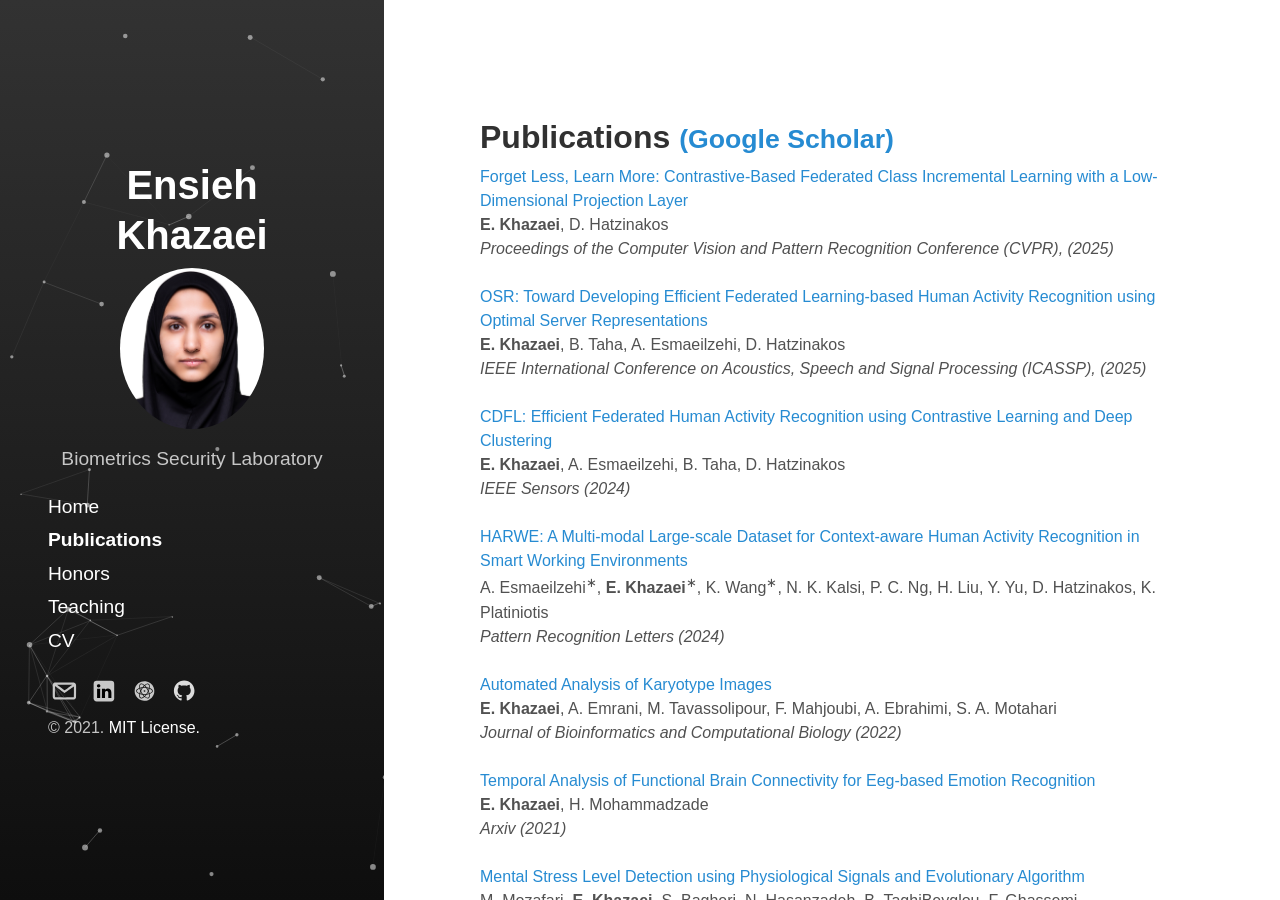
<file: publications.html>
<!DOCTYPE html>
<html lang="en-us">

<head>
  <meta http-equiv="Content-Type" content="text/html; charset=UTF-8">
  <link href="http://gmpg.org/xfn/11" rel="profile">
  <meta http-equiv="X-UA-Compatible" content="IE=edge">


  <!-- Enable responsiveness on mobile devices-->
  <meta name="viewport" content="width=device-width, initial-scale=1.0, maximum-scale=1">
  <meta name="keywords" content="Ensieh Khazaei">
  <meta name="author" content="Ensieh Khazaei">

  <!-- OG Meta Tags to improve the way the post looks when you share the page on LinkedIn, Facebook, Google+ -->

  <meta property="og:site_name" content="Ensieh Khazaei">  <!-- website name -->
  <meta property="og:title" content="Ensieh Khazaei | Biometrics Security Lab | University of Toronto"> <!-- title shown in the actual shared post -->
  <meta property="og:description" content="Ensieh Khazaei is a PhD candidate in Biometrics Security Laboratory, Department of Electrical and Computer Engineering, University of Toronto, Canada."> <!-- description shown in the actual shared post -->
  <meta property="og:site" content="https://ensiehkhazaei.github.io/"> <!-- website link -->
  <meta property="og:url" content="https://ensiehkhazaei.github.io/"> <!-- where do you want your post to link to -->
  <meta property="og:type" content="article">

  <meta name="twitter:description" content="Ensieh Khazaei is a PhD candidate in Biometrics Security Laboratory, Department of Electrical and Computer Engineering, University of Toronto, Canada.">

  <title>

    Ensieh Khazaei | Publications

  </title>

  <script async="" src="./data/js"></script>

  <!-- CSS -->
  <link rel="stylesheet" href="./data/main.css">


  <link rel="stylesheet" href="./data/css">

</head>


<body class="index home" data-gr-c-s-loaded="true">


  <div id="sidebar">
    <header>
      <h3 class="site-title">
        <a href="index.html">
          Ensieh Khazaei
        </a>
      </h3>
      <p class="lead"><img
          style="display: block;margin-left: auto;margin-right: auto;border-radius: 50%;height: 50%;width: 50%;"
          src="./data/Ensieh_Khazaei.jpg" alt="Ensieh Khazaei"></p>
      <div style="text-align: center; font-size:1.2em">Biometrics Security Laboratory</div>
      <p></p>
    </header>
    <nav id="sidebar-nav-links">
      <a class="page-link " href="index.html">Home</a>
      <a class="home-link  active" href="publications.html">Publications</a>
      <a class="page-link " href="honors.html">Honors</a>
      <!-- <a class="page-link " href="talks.html">Talks</a> -->
      <a class="page-link " href="teaching.html">Teaching</a>
      <a class="page-link " href="cv.html">CV</a>
      <!-- <a class="page-link " href="cv.html">Resume</a> -->
    </nav>

    <nav id="sidebar-icon-links">

      <a id="email-link" class="icon" title="Contact Email" arida-label="Contact Email"
        href="mailto:ensieh.khazaei@mail.utoronto.ca">
        <!--?xml version="1.0" encoding="UTF-8" standalone="no"?-->
        <svg xmlns:dc="http://purl.org/dc/elements/1.1/" xmlns:cc="http://creativecommons.org/ns#"
          xmlns:rdf="http://www.w3.org/1999/02/22-rdf-syntax-ns#" xmlns:svg="http://www.w3.org/2000/svg"
          xmlns="http://www.w3.org/2000/svg" xmlns:sodipodi="http://sodipodi.sourceforge.net/DTD/sodipodi-0.dtd"
          xmlns:inkscape="http://www.inkscape.org/namespaces/inkscape" version="1.1" viewBox="0 0 24 28" height="24"
          width="28" id="svg6992" inkscape:version="0.92.2 (unknown)" sodipodi:docname="email.svg">
          <metadata id="metadata7000">
            <rdf:rdf>
              <cc:work rdf:about="">
                <dc:format>image/svg+xml</dc:format>
                <dc:type rdf:resource="http://purl.org/dc/dcmitype/StillImage"></dc:type>
                <dc:title></dc:title>
              </cc:work>
            </rdf:rdf>
          </metadata>
          <defs id="defs6998">
            <lineargradient id="linearGradient3003" y2="425.39999" gradientUnits="userSpaceOnUse" x2="-395.85001"
              gradientTransform="matrix(-0.06039804,0,0,0.0604041,-17.686145,-17.150636)" y1="274.70999"
              x1="-344.14999">
              <stop stop-color="#FFF" offset="0" id="stop7059"></stop>
              <stop stop-color="#FFF" stop-opacity="0" offset="1" id="stop7061"></stop>
            </lineargradient>
          </defs>
          <sodipodi:namedview pagecolor="#ffffff" bordercolor="#666666" borderopacity="1" objecttolerance="10"
            gridtolerance="10" guidetolerance="10" inkscape:pageopacity="0" inkscape:pageshadow="2"
            inkscape:window-width="1225" inkscape:window-height="511" id="namedview6996" showgrid="false"
            inkscape:zoom="3.7891032" inkscape:cx="-1.9092664" inkscape:cy="7.3635528" inkscape:window-x="67"
            inkscape:window-y="34" inkscape:window-maximized="0" inkscape:current-layer="svg6992"></sodipodi:namedview>
          <path
            d="m 58.066174,1.1586087 c 6.625,0 12,5.375 12,12.0000003 0,5.297 -3.437,9.797 -8.203,11.391 -0.609,0.109 -0.828,-0.266 -0.828,-0.578 0,-0.391 0.016,-1.687 0.016,-3.297 0,-1.125 -0.375,-1.844 -0.812,-2.219 2.672,-0.297 5.484,-1.313 5.484,-5.922 0,-1.313 -0.469,-2.375 -1.234,-3.2190003 0.125,-0.313 0.531,-1.531 -0.125,-3.187 -1,-0.313 -3.297,1.234 -3.297,1.234 -0.953,-0.266 -1.984,-0.406 -3,-0.406 -1.016,0 -2.047,0.141 -2.999999,0.406 0,0 -2.297,-1.547 -3.297,-1.234 -0.656,1.656 -0.25,2.875 -0.125,3.187 -0.766,0.8440003 -1.234,1.9060003 -1.234,3.2190003 0,4.594 2.797,5.625 5.468999,5.922 -0.343999,0.313 -0.655999,0.844 -0.765999,1.609 -0.688,0.313 -2.438,0.844 -3.484,-1 -0.656,-1.141 -1.844,-1.234 -1.844,-1.234 -1.172,-0.016 -0.078,0.734 -0.078,0.734 0.781,0.359 1.328,1.75 1.328,1.75 0.703,2.141 4.047,1.422 4.047,1.422 0,1 0.016,1.937 0.016,2.234 0,0.313 -0.219,0.688 -0.828,0.578 -4.766,-1.594 -8.203,-6.094 -8.203,-11.391 0,-6.6250003 5.375,-12.0000003 11.999999,-12.0000003 z M 50.613175,18.392609 c 0.031,-0.063 -0.016,-0.141 -0.109,-0.187 -0.094,-0.031 -0.172,-0.016 -0.203,0.031 -0.031,0.063 0.016,0.141 0.109,0.187 0.078,0.047 0.172,0.031 0.203,-0.031 z m 0.484,0.532 c 0.063,-0.047 0.047,-0.156 -0.031,-0.25 -0.078,-0.078 -0.187,-0.109 -0.25,-0.047 -0.063,0.047 -0.047,0.156 0.031,0.25 0.078,0.078 0.187,0.109 0.25,0.047 z m 0.469,0.703 c 0.078,-0.063 0.078,-0.187 0,-0.297 -0.063,-0.109 -0.187,-0.156 -0.266,-0.094 -0.078,0.047 -0.078,0.172 0,0.281 0.078,0.109 0.203,0.156 0.266,0.109 z m 0.656,0.656 c 0.063,-0.063 0.031,-0.203 -0.063,-0.297 -0.109,-0.109 -0.25,-0.125 -0.313,-0.047 -0.078,0.063 -0.047,0.203 0.063,0.297 0.109,0.109 0.25,0.125 0.313,0.047 z m 0.891,0.391 c 0.031,-0.094 -0.063,-0.203 -0.203,-0.25 -0.125,-0.031 -0.266,0.016 -0.297,0.109 -0.031,0.093 0.063,0.203 0.203,0.234 0.125,0.047 0.266,0 0.297,-0.094 z m 0.984,0.078 c 0,-0.109 -0.125,-0.187 -0.266,-0.172 -0.141,0 -0.25,0.078 -0.25,0.172 0,0.109 0.109,0.187 0.266,0.172 0.141,0 0.25,-0.078 0.25,-0.172 z m 0.906,-0.156 c -0.016,-0.094 -0.141,-0.156 -0.281,-0.141 -0.141,0.031 -0.234,0.125 -0.219,0.234 0.016,0.094 0.141,0.156 0.281,0.125 0.14,-0.031 0.234,-0.125 0.219,-0.219 z"
            id="path6994" inkscape:connector-curvature="0"></path>
          <rect rx="3.6238682" ry="3.6242309" height="23.998333" width="23.998333" y="-34.214378" x="-79.612106"
            id="rect7063" style="fill:#c8c8c8;fill-opacity:1" transform="scale(-1,1)"></rect>
          <g id="g7682" style="fill:#000000;fill-opacity:1" transform="translate(55.519638,-36.121908)">
            <path style="fill:#000000;fill-opacity:1" inkscape:connector-curvature="0" id="path7067"
              d="M 7.7726437,22.048789 V 11.142382 H 4.1479347 V 22.048789 Z M 5.9607697,9.6524201 c 1.263992,0 2.050777,-0.8375033 2.050777,-1.8840616 -0.02356,-1.0701834 -0.786737,-1.8844234 -2.026779,-1.8844234 -1.239874,0 -2.050657,0.8142517 -2.050657,1.8844234 0,1.0466283 0.786581,1.8840616 2.00302,1.8840616 h 0.02356 z">
            </path>
            <path style="fill:#000000;fill-opacity:1" inkscape:connector-curvature="0" id="path7069"
              d="m 9.7789037,22.048789 h 3.6247093 v -6.090665 c 0,-0.325967 0.02356,-0.651595 0.11927,-0.884602 0.262038,-0.651268 0.858444,-1.325799 1.85975,-1.325799 1.31163,0 1.836353,1.000148 1.836353,2.466309 v 5.834698 h 3.624468 v -6.253624 c 0,-3.350024 -1.788235,-4.908749 -4.173071,-4.908749 -1.955383,0 -2.813923,1.093097 -3.290891,1.837617 h 0.0242 V 11.142207 H 9.7789827 c 0.04756,1.023388 0,10.906407 0,10.906407 z">
            </path>
          </g>
          <g style="fill:#ffffff;fill-opacity:1;stroke:none" id="g4"
            transform="matrix(0.15555555,0,0,-0.15555555,-1028.9604,741.51179)">
            <path style="fill:#ffffff;fill-opacity:1" id="path2"
              d="M 1195,9129 C 685,9064 242,8701 74,8208 3,7999 9,8308 4,4630 2,2360 4,1285 11,1220 37,983 127,752 268,560 334,469 472,331 558,270 702,167 892,80 1069,38 1154,18 1186,17 3330,9 4526,4 6882,1 8565,3 l 3060,3 85,21 c 137,34 207,60 335,123 409,202 684,594 744,1059 8,59 11,1079 11,3445 -1,2774 -3,3371 -14,3416 -42,173 -109,327 -202,467 -71,107 -203,246 -313,329 -88,67 -300,177 -399,208 -30,10 -95,27 -145,39 l -92,22 -5185,1 c -2961,1 -5215,-2 -5255,-7 z M 9040,5964 C 7362,4286 6569,3499 6535,3479 c -69,-40 -150,-41 -217,-1 -29,17 -948,928 -2507,2485 L 1350,8420 h 5072 5073 z m 3070,-1326 -5,-3423 -22,-77 c -58,-204 -153,-318 -326,-391 l -72,-30 -1727,1734 -1727,1734 1937,1938 c 1065,1065 1939,1937 1942,1937 3,0 3,-1540 0,-3422 z M 2680,6125 4585,4220 2838,2473 1091,726 l -62,29 c -123,59 -208,173 -246,330 -16,65 -18,301 -20,3508 -2,1890 0,3437 4,3437 5,0 865,-857 1913,-1905 z M 5685,3125 c 451,-455 620,-619 649,-631 50,-20 133,-20 182,1 28,11 207,184 634,610 l 595,595 1503,-1503 c 826,-826 1502,-1504 1502,-1507 0,-3 -1964,-5 -4365,-5 -2401,0 -4365,2 -4365,5 0,6 3043,3050 3050,3050 3,0 280,-276 615,-615 z"
              inkscape:connector-curvature="0"></path>
          </g>
          <g style="fill:#ffffff;fill-opacity:1;stroke:none" id="g4-6"
            transform="matrix(0.15555555,0,0,-0.15555555,-1035.0605,740.88074)">
            <path style="fill:#ffffff;fill-opacity:1" id="path2-0"
              d="M 1195,9129 C 685,9064 242,8701 74,8208 3,7999 9,8308 4,4630 2,2360 4,1285 11,1220 37,983 127,752 268,560 334,469 472,331 558,270 702,167 892,80 1069,38 1154,18 1186,17 3330,9 4526,4 6882,1 8565,3 l 3060,3 85,21 c 137,34 207,60 335,123 409,202 684,594 744,1059 8,59 11,1079 11,3445 -1,2774 -3,3371 -14,3416 -42,173 -109,327 -202,467 -71,107 -203,246 -313,329 -88,67 -300,177 -399,208 -30,10 -95,27 -145,39 l -92,22 -5185,1 c -2961,1 -5215,-2 -5255,-7 z M 9040,5964 C 7362,4286 6569,3499 6535,3479 c -69,-40 -150,-41 -217,-1 -29,17 -948,928 -2507,2485 L 1350,8420 h 5072 5073 z m 3070,-1326 -5,-3423 -22,-77 c -58,-204 -153,-318 -326,-391 l -72,-30 -1727,1734 -1727,1734 1937,1938 c 1065,1065 1939,1937 1942,1937 3,0 3,-1540 0,-3422 z M 2680,6125 4585,4220 2838,2473 1091,726 l -62,29 c -123,59 -208,173 -246,330 -16,65 -18,301 -20,3508 -2,1890 0,3437 4,3437 5,0 865,-857 1913,-1905 z M 5685,3125 c 451,-455 620,-619 649,-631 50,-20 133,-20 182,1 28,11 207,184 634,610 l 595,595 1503,-1503 c 826,-826 1502,-1504 1502,-1507 0,-3 -1964,-5 -4365,-5 -2401,0 -4365,2 -4365,5 0,6 3043,3050 3050,3050 3,0 280,-276 615,-615 z"
              inkscape:connector-curvature="0"></path>
          </g>
          <path inkscape:connector-curvature="0" id="path910"
            d="m 1.3684487,23.910822 c -1.24333699,-0.334397 -2.19327013,-1.366163 -2.4180281,-2.62633 -0.116335,-0.65226 -0.116335,-13.8656761 0,-14.5179361 0.20661797,-1.158465 1.04217411,-2.136788 2.1790711,-2.5514 l 0.377033,-0.137499 h 11.0209603 11.02096 l 0.398925,0.159696 c 1.104377,0.442101 1.897327,1.397492 2.099174,2.529203 0.117309,0.657725 0.116241,13.8661191 -0.0012,14.5247011 -0.181304,1.016939 -0.845606,1.898172 -1.775467,2.355259 -0.26919,0.132325 -0.630037,0.26653 -0.80188,0.298234 C 23.26774,23.9817 19.300134,24.00102 12.418035,23.99858 3.2391276,23.99528 1.6352137,23.98258 1.3684247,23.91082 Z M 23.17331,21.362182 c 0.09359,-0.04839 0.216274,-0.17238 0.272644,-0.275524 0.09584,-0.175368 0.1035,-0.580512 0.118044,-6.24511 0.0086,-3.344512 -0.0069,-6.0799991 -0.03451,-6.1076391 -0.04643,-0.04643 -1.143075,0.7214173 -8.275766,5.7945081 -1.403723,0.99839 -2.594667,1.815717 -2.646543,1.816282 -0.05188,5.8e-4 -2.557694,-1.864544 -5.5684854,-4.144686 -3.01079,-2.2801422 -5.5002669,-4.1377561 -5.5321699,-4.1280291 -0.03808,0.01161 -0.06341,2.1877861 -0.07374,6.3354051 -0.01747,7.015836 -0.03401,6.69369 0.3559329,6.931466 0.177272,0.108095 0.446231,0.110888 10.6981404,0.1111 9.286808,1.74e-4 10.536189,-0.01007 10.686448,-0.08777 z M 15.893869,10.948999 c 1.7216,-1.2230924 3.769688,-2.6772991 4.551306,-3.2315711 0.781618,-0.554272 1.429825,-1.032243 1.440459,-1.062159 0.01198,-0.0337 -3.393321,-0.05439 -8.952114,-0.05439 -5.5421214,0 -8.9640574,0.02074 -8.9521124,0.05425 0.04066,0.114078 8.6083484,6.5580501 8.6931814,6.5383571 0.049,-0.01138 1.49768,-1.021394 3.21928,-2.244484 z"
            style="fill:#c8c8c8;stroke-width:1;fill-opacity:1"></path>
        </svg>

      </a>

      <a id="linkedin-link" class="icon" title="LinkedIn Profile" arida-label="LinkedIn Profile"
        href="https://www.linkedin.com/in/ensieh-khazaei-52984a1a3/">
        <!--?xml version="1.0" encoding="UTF-8" standalone="no"?-->
        <svg xmlns:dc="http://purl.org/dc/elements/1.1/" xmlns:cc="http://creativecommons.org/ns#"
          xmlns:rdf="http://www.w3.org/1999/02/22-rdf-syntax-ns#" xmlns:svg="http://www.w3.org/2000/svg"
          xmlns="http://www.w3.org/2000/svg" xmlns:sodipodi="http://sodipodi.sourceforge.net/DTD/sodipodi-0.dtd"
          xmlns:inkscape="http://www.inkscape.org/namespaces/inkscape" version="1.1" viewBox="0 0 24 28" height="24"
          width="28" id="svg6992" inkscape:version="0.91 r13725" sodipodi:docname="linkedin.svg">
          <metadata id="metadata7000">
            <rdf:rdf>
              <cc:work rdf:about="">
                <dc:format>image/svg+xml</dc:format>
                <dc:type rdf:resource="http://purl.org/dc/dcmitype/StillImage"></dc:type>
                <dc:title></dc:title>
              </cc:work>
            </rdf:rdf>
          </metadata>
          <defs id="defs6998">
            <lineargradient id="linearGradient3003" y2="425.39999" gradientUnits="userSpaceOnUse" x2="-395.85001"
              gradientTransform="matrix(-0.06039804,0,0,0.0604041,-17.686145,-17.150636)" y1="274.70999"
              x1="-344.14999">
              <stop stop-color="#FFF" offset="0" id="stop7059"></stop>
              <stop stop-color="#FFF" stop-opacity="0" offset="1" id="stop7061"></stop>
            </lineargradient>
          </defs>
          <sodipodi:namedview pagecolor="#ffffff" bordercolor="#666666" borderopacity="1" objecttolerance="10"
            gridtolerance="10" guidetolerance="10" inkscape:pageopacity="0" inkscape:pageshadow="2"
            inkscape:window-width="987" inkscape:window-height="511" id="namedview6996" showgrid="false"
            inkscape:zoom="5.5463688" inkscape:cx="7.5009449" inkscape:cy="9.1402347" inkscape:window-x="0"
            inkscape:window-y="0" inkscape:window-maximized="0" inkscape:current-layer="svg6992"></sodipodi:namedview>
          <path
            d="m 58.066174,1.1586087 c 6.625,0 12,5.375 12,12.0000003 0,5.297 -3.437,9.797 -8.203,11.391 -0.609,0.109 -0.828,-0.266 -0.828,-0.578 0,-0.391 0.016,-1.687 0.016,-3.297 0,-1.125 -0.375,-1.844 -0.812,-2.219 2.672,-0.297 5.484,-1.313 5.484,-5.922 0,-1.313 -0.469,-2.375 -1.234,-3.2190003 0.125,-0.313 0.531,-1.531 -0.125,-3.187 -1,-0.313 -3.297,1.234 -3.297,1.234 -0.953,-0.266 -1.984,-0.406 -3,-0.406 -1.016,0 -2.047,0.141 -2.999999,0.406 0,0 -2.297,-1.547 -3.297,-1.234 -0.656,1.656 -0.25,2.875 -0.125,3.187 -0.766,0.8440003 -1.234,1.9060003 -1.234,3.2190003 0,4.594 2.797,5.625 5.468999,5.922 -0.343999,0.313 -0.655999,0.844 -0.765999,1.609 -0.688,0.313 -2.438,0.844 -3.484,-1 -0.656,-1.141 -1.844,-1.234 -1.844,-1.234 -1.172,-0.016 -0.078,0.734 -0.078,0.734 0.781,0.359 1.328,1.75 1.328,1.75 0.703,2.141 4.047,1.422 4.047,1.422 0,1 0.016,1.937 0.016,2.234 0,0.313 -0.219,0.688 -0.828,0.578 -4.766,-1.594 -8.203,-6.094 -8.203,-11.391 0,-6.6250003 5.375,-12.0000003 11.999999,-12.0000003 z M 50.613175,18.392609 c 0.031,-0.063 -0.016,-0.141 -0.109,-0.187 -0.094,-0.031 -0.172,-0.016 -0.203,0.031 -0.031,0.063 0.016,0.141 0.109,0.187 0.078,0.047 0.172,0.031 0.203,-0.031 z m 0.484,0.532 c 0.063,-0.047 0.047,-0.156 -0.031,-0.25 -0.078,-0.078 -0.187,-0.109 -0.25,-0.047 -0.063,0.047 -0.047,0.156 0.031,0.25 0.078,0.078 0.187,0.109 0.25,0.047 z m 0.469,0.703 c 0.078,-0.063 0.078,-0.187 0,-0.297 -0.063,-0.109 -0.187,-0.156 -0.266,-0.094 -0.078,0.047 -0.078,0.172 0,0.281 0.078,0.109 0.203,0.156 0.266,0.109 z m 0.656,0.656 c 0.063,-0.063 0.031,-0.203 -0.063,-0.297 -0.109,-0.109 -0.25,-0.125 -0.313,-0.047 -0.078,0.063 -0.047,0.203 0.063,0.297 0.109,0.109 0.25,0.125 0.313,0.047 z m 0.891,0.391 c 0.031,-0.094 -0.063,-0.203 -0.203,-0.25 -0.125,-0.031 -0.266,0.016 -0.297,0.109 -0.031,0.093 0.063,0.203 0.203,0.234 0.125,0.047 0.266,0 0.297,-0.094 z m 0.984,0.078 c 0,-0.109 -0.125,-0.187 -0.266,-0.172 -0.141,0 -0.25,0.078 -0.25,0.172 0,0.109 0.109,0.187 0.266,0.172 0.141,0 0.25,-0.078 0.25,-0.172 z m 0.906,-0.156 c -0.016,-0.094 -0.141,-0.156 -0.281,-0.141 -0.141,0.031 -0.234,0.125 -0.219,0.234 0.016,0.094 0.141,0.156 0.281,0.125 0.14,-0.031 0.234,-0.125 0.219,-0.219 z"
            id="path6994" inkscape:connector-curvature="0"></path>
          <rect rx="3.6238682" ry="3.6242309" height="23.998333" width="23.998333" y="2.1178775" x="-23.882124"
            id="rect7063" style="fill:#c8c8c8;fill-opacity:1" transform="scale(-1,1)"></rect>
          <g id="g7682" style="fill:#000000;fill-opacity:1" transform="translate(-0.21034783,0.2103476)">
            <path style="fill:#000000;fill-opacity:1" inkscape:connector-curvature="0" id="path7067"
              d="m 7.7726437,22.048789 0,-10.906407 -3.624709,0 0,10.906407 3.624709,0 z M 5.9607697,9.6524201 c 1.263992,0 2.050777,-0.8375033 2.050777,-1.8840616 -0.02356,-1.0701834 -0.786737,-1.8844234 -2.026779,-1.8844234 -1.239874,0 -2.050657,0.8142517 -2.050657,1.8844234 0,1.0466283 0.786581,1.8840616 2.00302,1.8840616 l 0.02356,0 z">
            </path>
            <path style="fill:#000000;fill-opacity:1" inkscape:connector-curvature="0" id="path7069"
              d="m 9.7789037,22.048789 3.6247093,0 0,-6.090665 c 0,-0.325967 0.02356,-0.651595 0.11927,-0.884602 0.262038,-0.651268 0.858444,-1.325799 1.85975,-1.325799 1.31163,0 1.836353,1.000148 1.836353,2.466309 l 0,5.834698 3.624468,0 0,-6.253624 c 0,-3.350024 -1.788235,-4.908749 -4.173071,-4.908749 -1.955383,0 -2.813923,1.093097 -3.290891,1.837617 l 0.0242,0 0,-1.581767 -3.6247093,0 c 0.04756,1.023388 0,10.906407 0,10.906407 z">
            </path>
          </g>
        </svg>

      </a>

      <a id="scholar-link" class="icon" title="Google Scholar Profile" aria-label="Google Scholar Profile"
        href="https://scholar.google.com/citations?user=_U5fy_0AAAAJ">
        <!--?xml version="1.0" encoding="UTF-8" standalone="no"?-->
        <svg xmlns:dc="http://purl.org/dc/elements/1.1/" xmlns:cc="http://creativecommons.org/ns#"
          xmlns:rdf="http://www.w3.org/1999/02/22-rdf-syntax-ns#" xmlns:svg="http://www.w3.org/2000/svg"
          xmlns="http://www.w3.org/2000/svg" xmlns:sodipodi="http://sodipodi.sourceforge.net/DTD/sodipodi-0.dtd"
          xmlns:inkscape="http://www.inkscape.org/namespaces/inkscape" version="1.1" viewBox="0 0 24 28" height="24"
          width="28" id="svg6992" inkscape:version="0.91 r13725" sodipodi:docname="scholar.svg">
          <metadata id="metadata7000">
            <rdf:rdf>
              <cc:work rdf:about="">
                <dc:format>image/svg+xml</dc:format>
                <dc:type rdf:resource="http://purl.org/dc/dcmitype/StillImage"></dc:type>
                <dc:title></dc:title>
              </cc:work>
            </rdf:rdf>
          </metadata>
          <defs id="defs6998">
            <lineargradient id="linearGradient3003" y2="425.39999" gradientUnits="userSpaceOnUse" x2="-395.85001"
              gradientTransform="matrix(-0.06039804,0,0,0.0604041,-17.686145,-17.150636)" y1="274.70999"
              x1="-344.14999">
              <stop stop-color="#FFF" offset="0" id="stop7059"></stop>
              <stop stop-color="#FFF" stop-opacity="0" offset="1" id="stop7061"></stop>
            </lineargradient>
          </defs>
          <sodipodi:namedview pagecolor="#ffffff" bordercolor="#666666" borderopacity="1" objecttolerance="10"
            gridtolerance="10" guidetolerance="10" inkscape:pageopacity="0" inkscape:pageshadow="2"
            inkscape:window-width="987" inkscape:window-height="511" id="namedview6996" showgrid="false"
            inkscape:zoom="4.5407918" inkscape:cx="23.59207" inkscape:cy="-1.1007363" inkscape:window-x="0"
            inkscape:window-y="0" inkscape:window-maximized="0" inkscape:current-layer="svg6992"></sodipodi:namedview>
          <path
            d="m 58.066174,1.1586087 c 6.625,0 12,5.375 12,12.0000003 0,5.297 -3.437,9.797 -8.203,11.391 -0.609,0.109 -0.828,-0.266 -0.828,-0.578 0,-0.391 0.016,-1.687 0.016,-3.297 0,-1.125 -0.375,-1.844 -0.812,-2.219 2.672,-0.297 5.484,-1.313 5.484,-5.922 0,-1.313 -0.469,-2.375 -1.234,-3.2190003 0.125,-0.313 0.531,-1.531 -0.125,-3.187 -1,-0.313 -3.297,1.234 -3.297,1.234 -0.953,-0.266 -1.984,-0.406 -3,-0.406 -1.016,0 -2.047,0.141 -2.999999,0.406 0,0 -2.297,-1.547 -3.297,-1.234 -0.656,1.656 -0.25,2.875 -0.125,3.187 -0.766,0.8440003 -1.234,1.9060003 -1.234,3.2190003 0,4.594 2.797,5.625 5.468999,5.922 -0.343999,0.313 -0.655999,0.844 -0.765999,1.609 -0.688,0.313 -2.438,0.844 -3.484,-1 -0.656,-1.141 -1.844,-1.234 -1.844,-1.234 -1.172,-0.016 -0.078,0.734 -0.078,0.734 0.781,0.359 1.328,1.75 1.328,1.75 0.703,2.141 4.047,1.422 4.047,1.422 0,1 0.016,1.937 0.016,2.234 0,0.313 -0.219,0.688 -0.828,0.578 -4.766,-1.594 -8.203,-6.094 -8.203,-11.391 0,-6.6250003 5.375,-12.0000003 11.999999,-12.0000003 z M 50.613175,18.392609 c 0.031,-0.063 -0.016,-0.141 -0.109,-0.187 -0.094,-0.031 -0.172,-0.016 -0.203,0.031 -0.031,0.063 0.016,0.141 0.109,0.187 0.078,0.047 0.172,0.031 0.203,-0.031 z m 0.484,0.532 c 0.063,-0.047 0.047,-0.156 -0.031,-0.25 -0.078,-0.078 -0.187,-0.109 -0.25,-0.047 -0.063,0.047 -0.047,0.156 0.031,0.25 0.078,0.078 0.187,0.109 0.25,0.047 z m 0.469,0.703 c 0.078,-0.063 0.078,-0.187 0,-0.297 -0.063,-0.109 -0.187,-0.156 -0.266,-0.094 -0.078,0.047 -0.078,0.172 0,0.281 0.078,0.109 0.203,0.156 0.266,0.109 z m 0.656,0.656 c 0.063,-0.063 0.031,-0.203 -0.063,-0.297 -0.109,-0.109 -0.25,-0.125 -0.313,-0.047 -0.078,0.063 -0.047,0.203 0.063,0.297 0.109,0.109 0.25,0.125 0.313,0.047 z m 0.891,0.391 c 0.031,-0.094 -0.063,-0.203 -0.203,-0.25 -0.125,-0.031 -0.266,0.016 -0.297,0.109 -0.031,0.093 0.063,0.203 0.203,0.234 0.125,0.047 0.266,0 0.297,-0.094 z m 0.984,0.078 c 0,-0.109 -0.125,-0.187 -0.266,-0.172 -0.141,0 -0.25,0.078 -0.25,0.172 0,0.109 0.109,0.187 0.266,0.172 0.141,0 0.25,-0.078 0.25,-0.172 z m 0.906,-0.156 c -0.016,-0.094 -0.141,-0.156 -0.281,-0.141 -0.141,0.031 -0.234,0.125 -0.219,0.234 0.016,0.094 0.141,0.156 0.281,0.125 0.14,-0.031 0.234,-0.125 0.219,-0.219 z"
            id="path6994" inkscape:connector-curvature="0"></path>
          <g id="g7786" transform="translate(-36.600523,30.290088)">
            <rect transform="scale(-1,1)" style="fill:#c8c8c8;fill-opacity:1" id="rect7063" x="-23.882124" y="2.1178775"
              width="23.998333" height="23.998333" ry="3.6242309" rx="3.6238682"></rect>
            <g transform="translate(-0.21034783,0.2103476)" style="fill:#000000;fill-opacity:1" id="g7682">
              <path
                d="m 7.7726437,22.048789 0,-10.906407 -3.624709,0 0,10.906407 3.624709,0 z M 5.9607697,9.6524201 c 1.263992,0 2.050777,-0.8375033 2.050777,-1.8840616 -0.02356,-1.0701834 -0.786737,-1.8844234 -2.026779,-1.8844234 -1.239874,0 -2.050657,0.8142517 -2.050657,1.8844234 0,1.0466283 0.786581,1.8840616 2.00302,1.8840616 l 0.02356,0 z"
                id="path7067" inkscape:connector-curvature="0" style="fill:#000000;fill-opacity:1"></path>
              <path
                d="m 9.7789037,22.048789 3.6247093,0 0,-6.090665 c 0,-0.325967 0.02356,-0.651595 0.11927,-0.884602 0.262038,-0.651268 0.858444,-1.325799 1.85975,-1.325799 1.31163,0 1.836353,1.000148 1.836353,2.466309 l 0,5.834698 3.624468,0 0,-6.253624 c 0,-3.350024 -1.788235,-4.908749 -4.173071,-4.908749 -1.955383,0 -2.813923,1.093097 -3.290891,1.837617 l 0.0242,0 0,-1.581767 -3.6247093,0 c 0.04756,1.023388 0,10.906407 0,10.906407 z"
                id="path7069" inkscape:connector-curvature="0" style="fill:#000000;fill-opacity:1"></path>
            </g>
          </g>
          <path inkscape:connector-curvature="0" id="path7774"
            d="m 36.705278,44.307273 c -0.753469,0.04037 -1.495029,0.182356 -2.324968,0.445159 -4.248976,1.345454 -7.358608,4.978094 -8.036566,9.388238 -0.03337,0.217076 -0.04504,0.903848 -0.03291,1.936666 0.01792,1.525728 0.02465,1.627091 0.144208,2.174798 0.389851,1.785894 1.246403,3.577937 2.384119,4.987953 0.395385,0.490016 1.183664,1.278295 1.67368,1.67368 1.404039,1.132892 3.214142,1.998063 4.986245,2.383265 0.549141,0.119367 0.652218,0.126171 2.195843,0.144946 1.578165,0.0192 1.636144,0.01666 2.263334,-0.09888 4.762519,-0.877364 8.420863,-4.496885 9.371934,-9.272478 0.119862,-0.601862 0.124766,-0.686395 0.125663,-2.166302 7.51e-4,-1.24006 -0.01437,-1.626346 -0.07764,-1.983333 -0.429399,-2.422828 -1.534129,-4.545909 -3.267251,-6.27903 -1.726988,-1.726989 -3.926181,-2.872424 -6.255697,-3.258239 -0.512156,-0.08482 -2.220034,-0.12627 -3.15,-0.07644 z m 1.898524,4.086049 c 0.685109,0.101729 1.220423,0.263843 1.78327,0.540044 0.400342,0.196456 0.547501,0.300357 0.84202,0.594507 0.586636,0.585899 0.799846,1.107193 0.804282,1.966445 0.0028,0.550554 -0.07788,0.934161 -0.289678,1.376667 -0.201762,0.421533 -0.368701,0.592219 -1.147209,1.17296 -0.984026,0.734051 -1.201779,1.016237 -1.201512,1.55704 2.34e-4,0.498905 0.14133,0.684327 1.178164,1.548429 0.511439,0.426236 0.84515,1.119933 0.845778,1.758154 2.33e-4,0.22383 -0.0537,0.500184 -0.193834,0.9935 l -0.194139,0.683418 0.08963,0.153461 c 0.04929,0.0844 0.38327,0.381092 0.742167,0.659308 1.438096,1.114806 1.521502,1.170104 1.618529,1.073077 0.10192,-0.10192 0.06016,-0.521099 -0.08927,-0.896013 l -0.139498,-0.35 -0.04085,-1.610001 c -0.05115,-2.016065 -0.05222,-3.038545 -0.0035,-3.330859 0.05486,-0.329047 0.191516,-0.449141 0.511101,-0.449141 0.294218,0 0.367138,0.05939 0.458354,0.373334 0.07432,0.25577 0.07368,1.564254 -0.0012,2.44511 -0.02813,0.330977 -0.05158,1.055477 -0.05211,1.610001 l -9.66e-4,1.008223 -0.16195,0.466667 c -0.258274,0.744225 -0.21779,0.972985 0.249775,1.411393 l 0.310773,0.291393 -4.153333,-9.94e-4 -4.153334,-9.93e-4 -1.406316,-1.223733 c -0.773477,-0.673053 -1.869467,-1.622733 -2.435537,-2.1104 -0.566069,-0.487667 -1.030476,-0.902417 -1.032016,-0.921667 -0.0015,-0.01925 0.688786,-0.035 1.534056,-0.035 1.725507,0 1.553961,0.0397 1.61302,-0.373334 0.112793,-0.788831 0.40874,-1.423897 0.881562,-1.891721 0.538477,-0.532785 1.19575,-0.787479 2.198562,-0.851945 0.585131,-0.03762 0.557655,-0.0054 0.436637,-0.512032 -0.09523,-0.398702 0.0234,-0.893672 0.341562,-1.425032 0.135413,-0.226154 0.086,-0.264239 -0.344142,-0.265222 -0.171936,-3.73e-4 -0.560436,-0.03287 -0.863334,-0.07216 -1.449287,-0.188028 -2.46571,-0.676956 -3.071456,-1.477455 -0.775095,-1.024295 -0.739967,-2.00395 0.100034,-2.78973 0.985339,-0.921736 2.720683,-1.350378 4.435889,-1.095695 z m -1.077333,0.447473 c -0.771724,0.09903 -1.4748,0.390047 -1.915603,0.792917 -0.550357,0.502995 -0.745703,0.960337 -0.717236,1.679175 0.01607,0.405644 0.0345,0.482426 0.192633,0.802389 0.417857,0.845477 1.447383,1.365427 2.811037,1.41968 0.74349,0.02958 1.169987,-0.06031 1.830633,-0.385832 1.042014,-0.513432 1.542926,-1.37663 1.401952,-2.415917 -0.134802,-0.993785 -1.106629,-1.728588 -2.510049,-1.89786 -0.448826,-0.05413 -0.636316,-0.0532 -1.093367,0.0054 z m 0.514304,7.416005 c -0.715919,0.178975 -1.50779,0.943669 -1.937998,1.871487 -0.238357,0.514058 -0.33083,0.911218 -0.33083,1.420875 0,0.92095 0.367753,1.631754 1.013111,1.958174 0.247621,0.125245 0.311206,0.13669 0.760222,0.13683 0.438937,1.4e-4 0.518992,-0.01342 0.768195,-0.130113 0.605468,-0.283513 1.12928,-0.833962 1.471292,-1.546108 0.563705,-1.17376 0.464676,-2.407942 -0.259649,-3.235955 -0.364078,-0.416195 -0.958775,-0.606579 -1.484343,-0.47519 z"
            style="fill:#d0d0d0"></path>
          <path inkscape:connector-curvature="0" id="path7824"
            d="m 12.04765,25.478278 c -2.007976,-0.09455 -3.9564388,-0.713141 -5.6451398,-1.792204 -1.318339,-0.842405 -2.458382,-1.954467 -3.341483,-3.25947 -1.502752,-2.220692 -2.17543101,-4.897365 -1.905687,-7.582976 0.304251,-3.0291805 1.792255,-5.7967458 4.162102,-7.7411678 2.381538,-1.954016 5.4627158,-2.860092 8.5604168,-2.517346 4.213521,0.466206 7.852361,3.261413 9.407355,7.2263453 0.704708,1.7968675 0.942884,3.7596095 0.690915,5.6936265 -0.293235,2.250759 -1.241923,4.340057 -2.761315,6.081251 -0.192545,0.220653 -0.682951,0.717976 -0.916498,0.929427 -1.022582,0.925835 -2.205164,1.662706 -3.482448,2.169931 -1.497566,0.594701 -3.147223,0.86891 -4.768218,0.792583 z m -2.7445078,-2.79142 c 0.554834,-0.07704 1.1755258,-0.308124 1.8184668,-0.677007 0.378439,-0.217128 0.922879,-0.599013 1.292794,-0.906802 0.08541,-0.07107 0.161668,-0.129212 0.169457,-0.129212 0.0078,0 0.09535,0.06649 0.194584,0.147755 1.499417,1.227946 2.95021,1.782686 4.037956,1.543994 0.898507,-0.197165 1.521554,-0.875775 1.800931,-1.961541 0.114215,-0.443883 0.159422,-0.853818 0.159215,-1.44375 -1.89e-4,-0.54104 -0.03891,-0.998654 -0.130699,-1.544665 -0.02012,-0.11967 -0.03123,-0.222929 -0.02469,-0.229466 0.0065,-0.0065 0.123219,-0.0549 0.259294,-0.107472 0.918818,-0.35499 1.617398,-0.739254 2.208867,-1.215018 0.168467,-0.135511 0.486424,-0.449915 0.610461,-0.603637 0.363935,-0.451036 0.567937,-0.931878 0.598718,-1.411201 0.02529,-0.393791 -0.04219,-0.735567 -0.218186,-1.105189 -0.457959,-0.961765 -1.588322,-1.811199 -3.244118,-2.437858 -0.256076,-0.09692 -0.233882,-0.0455 -0.17667,-0.409247 0.228219,-1.4510148 0.133764,-2.6954438 -0.26872,-3.5403188 -0.158366,-0.332436 -0.307545,-0.544318 -0.541681,-0.769366 -0.658829,-0.633254 -1.586406,-0.769949 -2.702512,-0.398262 -0.733163,0.244159 -1.591072,0.750351 -2.391667,1.411155 -0.08823,0.07282 -0.164345,0.13241 -0.169145,0.132413 -0.0048,3e-6 -0.08838,-0.06526 -0.185733,-0.14503 -1.022799,-0.838062 -2.058293,-1.375659 -2.9628318,-1.53821 -0.593995,-0.106744 -1.171324,-0.04393 -1.607825,0.174923 -0.970307,0.486501 -1.476024,1.678227 -1.435293,3.382281 0.01184,0.495249 0.0514,0.9107873 0.132587,1.3927088 0.01824,0.108281 0.03064,0.203891 0.02755,0.212465 -0.0031,0.0086 -0.09889,0.0503 -0.212881,0.09273 -0.446451,0.166156 -0.982993,0.414301 -1.381223,0.6388 -0.226597,0.127743 -0.629502,0.39753 -0.816667,0.546843 -1.097457,0.875515 -1.50617,1.905209 -1.157914,2.917201 0.362621,1.053737 1.506232,1.975982 3.323539,2.68021 0.207428,0.08038 0.247486,0.100667 0.245278,0.124223 -0.0014,0.01548 -0.01969,0.138116 -0.04053,0.272516 -0.09542,0.615373 -0.132334,1.123871 -0.119894,1.651471 0.01243,0.527317 0.06649,0.93702 0.176318,1.336415 0.15933,0.5794 0.399493,1.007722 0.756221,1.348693 0.372011,0.35558 0.790683,0.536745 1.374273,0.594668 0.0994,0.0099 0.444574,-0.0063 0.602368,-0.02821 z m -0.641538,-0.868326 c -0.139727,-0.0205 -0.261486,-0.05696 -0.388755,-0.116408 -0.54175,-0.253074 -0.867685,-0.841596 -0.988886,-1.785579 -0.03582,-0.278997 -0.03594,-1.016985 -2.13e-4,-1.363542 0.02712,-0.263042 0.09167,-0.726877 0.106577,-0.765712 0.0061,-0.01578 0.02022,-0.02195 0.04011,-0.01745 0.01691,0.0038 0.175126,0.04396 0.351584,0.0892 0.572595,0.1468 1.31888,0.287662 2.0125,0.379862 0.152396,0.02026 0.2909798,0.04006 0.3079638,0.04401 0.01741,0.004 0.07748,0.06927 0.137732,0.149572 0.40517,0.53994 0.852916,1.063144 1.402742,1.639143 0.158411,0.165952 0.288021,0.307984 0.288021,0.315627 0,0.0076 -0.08179,0.07821 -0.181759,0.156823 -0.96366,0.757784 -1.8179528,1.180871 -2.5741088,1.274821 -0.141776,0.01762 -0.392148,0.01744 -0.513512,-3.64e-4 z m 7.2652128,-0.0075 c -0.571222,-0.08301 -1.277798,-0.394024 -1.961458,-0.863383 -0.327894,-0.225111 -0.721875,-0.535124 -0.721875,-0.568022 0,-0.01258 0.12317,-0.148157 0.273712,-0.301286 0.487963,-0.49635 0.915571,-0.995899 1.462659,-1.708734 l 0.06658,-0.08675 0.312587,-0.04086 c 0.688086,-0.08995 1.391845,-0.222897 2.026128,-0.382768 0.319698,-0.08058 0.374096,-0.09073 0.387703,-0.07233 0.0087,0.01177 0.03005,0.118424 0.04744,0.237006 0.159066,1.084747 0.127772,1.958934 -0.09412,2.629036 -0.264339,0.798302 -0.755185,1.186599 -1.491375,1.179792 -0.09319,-8.6e-4 -0.231787,-0.01063 -0.307985,-0.0217 z m -3.6183,-2.292095 c -0.389247,-0.39733 -0.989199,-1.089637 -0.964794,-1.11336 0.0062,-0.006 0.181844,-0.0041 0.390385,0.0041 0.374316,0.01485 1.861071,0.006 2.016146,-0.01196 0.06133,-0.0071 0.07656,-0.0047 0.07656,0.01232 0,0.02416 -0.32719,0.418925 -0.589423,0.711163 -0.202149,0.225279 -0.634025,0.671345 -0.649989,0.671345 -0.0059,0 -0.131401,-0.123162 -0.278888,-0.273694 z m -0.763992,-2.002541 c -0.144375,-0.0062 -0.413437,-0.0221 -0.597917,-0.0353 -0.272906,-0.01952 -0.339862,-0.02855 -0.359271,-0.04844 -0.03544,-0.03632 -0.292493,-0.412769 -0.474757,-0.695279 -0.3090488,-0.479027 -0.5610548,-0.902066 -0.8426718,-1.414583 -0.175629,-0.319627 -0.64932,-1.279699 -0.649331,-1.316055 -1.2e-5,-0.03922 0.224829,-0.518493 0.419082,-0.89332 0.400173,-0.77217 0.89598,-1.601807 1.3789838,-2.307464 0.08447,-0.123413 0.162442,-0.231737 0.173266,-0.24072 0.04115,-0.03415 0.670318,-0.0738 1.439267,-0.0907 0.804654,-0.01769 1.979135,0.0143 2.456923,0.06691 0.09967,0.01097 0.073,-0.01925 0.358563,0.406347 0.370555,0.552263 0.692631,1.078979 1.000753,1.636611 0.192698,0.348742 0.683511,1.32517 0.699635,1.391865 0.0073,0.03007 -0.01594,0.09291 -0.102332,0.277083 -0.24324,0.518518 -0.608105,1.205316 -0.909033,1.711107 -0.384096,0.645576 -0.926767,1.470954 -0.977361,1.486525 -0.03906,0.01202 -0.608192,0.05066 -0.979424,0.0665 -0.388981,0.01659 -1.63949,0.01593 -2.034375,-0.0011 z m 1.3125,-2.529536 c 0.205294,-0.05581 0.404358,-0.187947 0.531759,-0.352976 0.400086,-0.518253 0.227203,-1.269049 -0.356759,-1.549335 -0.504847,-0.242314 -1.111456,-0.03981 -1.354284,0.452104 -0.07887,0.159782 -0.11073,0.292688 -0.111088,0.463471 -0.001,0.486979 0.336807,0.902672 0.814916,1.00275 0.119186,0.02495 0.353851,0.01705 0.475456,-0.01601 z m -3.8427078,2.232465 c -0.425417,-0.07409 -0.724895,-0.134903 -1.046457,-0.212513 -0.360105,-0.08691 -0.397293,-0.09923 -0.397293,-0.131578 0,-0.129695 0.54544,-1.743975 0.594825,-1.760437 0.0089,-0.003 0.124318,0.209821 0.256591,0.473171 0.280657,0.558777 0.388967,0.747186 0.732584,1.274347 0.139425,0.2139 0.2535,0.39634 0.2535,0.405424 0,0.02125 0.02133,0.02387 -0.39375,-0.04841 z m 6.7473038,0.05441 c -0.0042,-0.0067 0.07426,-0.136719 0.174265,-0.288876 0.420489,-0.639791 0.550938,-0.864522 0.85685,-1.476128 0.109322,-0.218568 0.204524,-0.397396 0.211559,-0.397396 0.02522,0 0.339487,0.866465 0.467276,1.288311 0.111146,0.366909 0.1404,0.491439 0.118609,0.504906 -0.06446,0.03984 -0.912063,0.225061 -1.437321,0.314093 -0.168438,0.02855 -0.323673,0.05537 -0.344966,0.05961 -0.02129,0.0042 -0.04212,0.0022 -0.04627,-0.0045 z M 6.4403582,16.513223 c -1.470689,-0.591888 -2.400386,-1.349606 -2.641581,-2.152928 -0.03537,-0.117797 -0.03945,-0.154419 -0.03979,-0.357292 -3.44e-4,-0.204288 0.0034,-0.238673 0.03909,-0.357292 0.0892,-0.29666 0.259534,-0.571214 0.527663,-0.850543 0.376784,-0.392521 0.80761,-0.689103 1.487537,-1.024025 0.336485,-0.165748 0.840596,-0.378557 0.89674,-0.378557 0.01864,0 0.03013,0.01466 0.03714,0.0474 0.02817,0.131479 0.196723,0.699715 0.2974,1.002604 0.134637,0.405064 0.260299,0.74226 0.432443,1.160403 0.18181,0.441621 0.176741,0.364719 0.04495,0.681848 -0.263476,0.633992 -0.544068,1.432198 -0.687838,1.956708 -0.09279,0.338507 -0.101484,0.364082 -0.125164,0.368018 -0.01137,0.0019 -0.132229,-0.04146 -0.268584,-0.09634 z m 11.9947918,0.09233 c 0,-0.0043 -0.03015,-0.117523 -0.067,-0.251553 -0.182246,-0.662883 -0.421387,-1.351639 -0.71323,-2.054195 L 17.531,14.001484 17.638533,13.742979 c 0.31724,-0.762635 0.613545,-1.629847 0.781897,-2.288419 0.01134,-0.04436 0.02338,-0.06198 0.04234,-0.06198 0.03041,0 0.416682,0.153116 0.643213,0.254964 1.070158,0.481141 1.848491,1.099085 2.14942,1.706495 0.08141,0.16431 0.118841,0.275751 0.147134,0.437997 0.02781,0.15949 0.02801,0.261464 7.87e-4,0.416863 -0.148906,0.850255 -1.09685,1.66856 -2.664913,2.300466 -0.238687,0.09619 -0.303262,0.11667 -0.303262,0.09619 z M 8.1095072,12.774357 c -0.256293,-0.662942 -0.558468,-1.601514 -0.535163,-1.662246 0.01587,-0.04134 0.827548,-0.224527 1.502066,-0.338989 0.34389,-0.05836 0.331657,-0.05709 0.331657,-0.0344 0,0.0093 -0.10403,0.175035 -0.231178,0.368228 -0.38352,0.582736 -0.554433,0.882445 -0.842747,1.477823 -0.08254,0.170443 -0.156381,0.309896 -0.164096,0.309896 -0.0077,0 -0.03496,-0.05414 -0.06054,-0.120313 z m 8.6423138,-0.357292 c -0.270578,-0.537509 -0.442126,-0.833272 -0.771762,-1.330588 -0.124886,-0.188412 -0.221696,-0.347936 -0.215135,-0.354499 0.02278,-0.02278 0.97311,0.150298 1.430096,0.260453 0.302683,0.07296 0.40888,0.106547 0.40888,0.129312 0,0.03756 -0.148092,0.542578 -0.235513,0.803135 -0.126796,0.377916 -0.348631,0.969792 -0.363477,0.969792 -0.007,0 -0.120858,-0.214922 -0.253089,-0.477605 z M 7.3998622,10.222937 c -0.03191,-0.0403 -0.108018,-0.6305955 -0.136872,-1.0616018 -0.01846,-0.275712 -0.01042,-0.808683 0.01551,-1.028125 0.03977,-0.336601 0.119827,-0.690839 0.204049,-0.902857 0.228577,-0.575409 0.552794,-0.892283 1.050353,-1.026564 0.124093,-0.03349 0.165601,-0.03743 0.393918,-0.0374 0.221526,3e-5 0.279935,0.0052 0.442565,0.03953 0.620958,0.130896 1.3213478,0.470874 2.0293098,0.98505 0.210997,0.153242 0.532291,0.410857 0.532291,0.426793 0,0.0081 -0.130674,0.150312 -0.290388,0.3161 -0.506049,0.525295 -0.941106,1.032804 -1.371026,1.5993493 -0.06695,0.08823 -0.130698,0.167716 -0.141656,0.176636 -0.01096,0.0089 -0.0642,0.02061 -0.118322,0.02597 -0.3898138,0.03862 -1.3052158,0.193151 -1.7880198,0.3018465 -0.254231,0.05723 -0.738714,0.178063 -0.784632,0.195683 -0.01216,0.0047 -0.02885,-1.4e-5 -0.03708,-0.01041 z m 9.9852878,-0.0778 c -0.379355,-0.09716 -0.770583,-0.1819995 -1.170133,-0.2537605 -0.264285,-0.04747 -0.888909,-0.139814 -1.053825,-0.155802 -0.119541,-0.01159 -0.09245,0.01362 -0.366405,-0.3409043 -0.396483,-0.513082 -0.766181,-0.940852 -1.255944,-1.453227 -0.162448,-0.169948 -0.295359,-0.315768 -0.295359,-0.324044 0,-0.01781 0.216879,-0.194929 0.452083,-0.369203 0.776492,-0.575339 1.513933,-0.933201 2.178875,-1.057353 0.202388,-0.03779 0.575936,-0.03468 0.737792,0.0061 0.274251,0.06917 0.502015,0.199316 0.683903,0.390795 0.227702,0.239713 0.383629,0.545833 0.49058,0.963124 0.164192,0.640636 0.175809,1.463827 0.03425,2.4271003 -0.02993,0.2036955 -0.04587,0.2646865 -0.0681,0.2605695 -0.0057,-0.0011 -0.171205,-0.04311 -0.367716,-0.09344 z M 11.352815,9.5912625 c -0.01492,-0.03889 0.57046,-0.7158543 1.018051,-1.1773243 0.106971,-0.110287 0.201697,-0.200521 0.210503,-0.20052 0.06331,7e-6 1.258738,1.3236723 1.241671,1.3748733 -0.0033,0.01004 -0.07231,0.01322 -0.201178,0.0093 -0.324399,-0.0099 -2.161184,-0.0056 -2.212788,0.0053 -0.03575,0.0075 -0.05007,0.0046 -0.05626,-0.01158 z"
            style="fill:#c8c8c8;fill-opacity:1"></path>
        </svg>

      </a>

      <a id="github-link" class="icon" title="Github Project" aria-label="Github Project"
        href="https://github.com/EnsiehKhazaei/">
        <!--?xml version="1.0" encoding="UTF-8" standalone="no"?-->
        <svg xmlns:dc="http://purl.org/dc/elements/1.1/" xmlns:cc="http://creativecommons.org/ns#"
          xmlns:rdf="http://www.w3.org/1999/02/22-rdf-syntax-ns#" xmlns:svg="http://www.w3.org/2000/svg"
          xmlns="http://www.w3.org/2000/svg" xmlns:sodipodi="http://sodipodi.sourceforge.net/DTD/sodipodi-0.dtd"
          xmlns:inkscape="http://www.inkscape.org/namespaces/inkscape" version="1.1" viewBox="0 0 24 28" height="24"
          width="28" id="svg6992" inkscape:version="0.91 r13725" sodipodi:docname="github.svg">
          <metadata id="metadata7000">
            <rdf:rdf>
              <cc:work rdf:about="">
                <dc:format>image/svg+xml</dc:format>
                <dc:type rdf:resource="http://purl.org/dc/dcmitype/StillImage"></dc:type>
              </cc:work>
            </rdf:rdf>
          </metadata>
          <defs id="defs6998">
            <lineargradient id="linearGradient3003" y2="425.39999" gradientUnits="userSpaceOnUse" x2="-395.85001"
              gradientTransform="matrix(-0.06039804,0,0,0.0604041,-17.686145,-17.150636)" y1="274.70999"
              x1="-344.14999">
              <stop stop-color="#FFF" offset="0" id="stop7059"></stop>
              <stop stop-color="#FFF" stop-opacity="0" offset="1" id="stop7061"></stop>
            </lineargradient>
          </defs>
          <sodipodi:namedview pagecolor="#ffffff" bordercolor="#666666" borderopacity="1" objecttolerance="10"
            gridtolerance="10" guidetolerance="10" inkscape:pageopacity="0" inkscape:pageshadow="2"
            inkscape:window-width="987" inkscape:window-height="511" id="namedview6996" showgrid="false"
            inkscape:zoom="5.5463688" inkscape:cx="7.5009449" inkscape:cy="12" inkscape:window-x="0"
            inkscape:window-y="0" inkscape:window-maximized="0" inkscape:current-layer="svg6992"></sodipodi:namedview>
          <path
            d="m 12.210347,1.7896522 c 6.625,0 12,5.375 12,11.9999998 0,5.297 -3.437,9.797 -8.203,11.391 -0.609,0.109 -0.828,-0.266 -0.828,-0.578 0,-0.391 0.016,-1.687 0.016,-3.297 0,-1.125 -0.375,-1.844 -0.812,-2.219 2.672,-0.297 5.484,-1.313 5.484,-5.922 0,-1.313 -0.469,-2.375 -1.234,-3.2189998 0.125,-0.313 0.531,-1.531 -0.125,-3.187 -1,-0.313 -3.297,1.234 -3.297,1.234 -0.953,-0.266 -1.984,-0.406 -3,-0.406 -1.016,0 -2.047,0.141 -2.9999996,0.406 0,0 -2.297,-1.547 -3.297,-1.234 -0.656,1.656 -0.25,2.875 -0.125,3.187 -0.766,0.8439998 -1.234,1.9059998 -1.234,3.2189998 0,4.594 2.797,5.625 5.4689996,5.922 -0.3439996,0.313 -0.6559996,0.844 -0.7659996,1.609 -0.688,0.313 -2.438,0.844 -3.484,-1 -0.656,-1.141 -1.844,-1.234 -1.844,-1.234 -1.172,-0.016 -0.078,0.734 -0.078,0.734 0.781,0.359 1.328,1.75 1.328,1.75 0.703,2.141 4.047,1.422 4.047,1.422 0,1 0.016,1.937 0.016,2.234 0,0.313 -0.219,0.688 -0.828,0.578 -4.766,-1.594 -8.20300003,-6.094 -8.20300003,-11.391 0,-6.6249998 5.37500003,-11.9999998 11.99999963,-11.9999998 z M 4.7573474,19.023652 c 0.031,-0.063 -0.016,-0.141 -0.109,-0.187 -0.094,-0.031 -0.172,-0.016 -0.203,0.031 -0.031,0.063 0.016,0.141 0.109,0.187 0.078,0.047 0.172,0.031 0.203,-0.031 z m 0.484,0.532 c 0.063,-0.047 0.047,-0.156 -0.031,-0.25 -0.078,-0.078 -0.187,-0.109 -0.25,-0.047 -0.063,0.047 -0.047,0.156 0.031,0.25 0.078,0.078 0.187,0.109 0.25,0.047 z m 0.469,0.703 c 0.078,-0.063 0.078,-0.187 0,-0.297 -0.063,-0.109 -0.187,-0.156 -0.266,-0.094 -0.078,0.047 -0.078,0.172 0,0.281 0.078,0.109 0.203,0.156 0.266,0.109 z m 0.656,0.656 c 0.063,-0.063 0.031,-0.203 -0.063,-0.297 -0.109,-0.109 -0.25,-0.125 -0.313,-0.047 -0.078,0.063 -0.047,0.203 0.063,0.297 0.109,0.109 0.25,0.125 0.313,0.047 z m 0.891,0.391 c 0.031,-0.094 -0.063,-0.203 -0.203,-0.25 -0.125,-0.031 -0.266,0.016 -0.297,0.109 -0.031,0.093 0.063,0.203 0.203,0.234 0.125,0.047 0.266,0 0.297,-0.094 z m 0.984,0.078 c 0,-0.109 -0.125,-0.187 -0.266,-0.172 -0.141,0 -0.25,0.078 -0.25,0.172 0,0.109 0.109,0.187 0.266,0.172 0.141,0 0.25,-0.078 0.25,-0.172 z m 0.906,-0.156 c -0.016,-0.094 -0.141,-0.156 -0.281,-0.141 -0.141,0.031 -0.234,0.125 -0.219,0.234 0.016,0.094 0.141,0.156 0.281,0.125 0.14,-0.031 0.234,-0.125 0.219,-0.219 z"
            id="path6994" inkscape:connector-curvature="0"></path>
          <rect rx="3.6238682" ry="3.6242309" height="23.998333" width="23.998333" y="34.090748" x="-24.092472"
            id="rect7063" style="fill:#c8c8c8;fill-opacity:1" transform="scale(-1,1)"></rect>
          <g id="g7682" style="fill:#000000;fill-opacity:1" transform="translate(0,32.183218)">
            <path style="fill:#000000;fill-opacity:1" inkscape:connector-curvature="0" id="path7067"
              d="m 7.7726437,22.048789 0,-10.906407 -3.624709,0 0,10.906407 3.624709,0 z M 5.9607697,9.6524201 c 1.263992,0 2.050777,-0.8375033 2.050777,-1.8840616 -0.02356,-1.0701834 -0.786737,-1.8844234 -2.026779,-1.8844234 -1.239874,0 -2.050657,0.8142517 -2.050657,1.8844234 0,1.0466283 0.786581,1.8840616 2.00302,1.8840616 l 0.02356,0 z">
            </path>
            <path style="fill:#000000;fill-opacity:1" inkscape:connector-curvature="0" id="path7069"
              d="m 9.7789037,22.048789 3.6247093,0 0,-6.090665 c 0,-0.325967 0.02356,-0.651595 0.11927,-0.884602 0.262038,-0.651268 0.858444,-1.325799 1.85975,-1.325799 1.31163,0 1.836353,1.000148 1.836353,2.466309 l 0,5.834698 3.624468,0 0,-6.253624 c 0,-3.350024 -1.788235,-4.908749 -4.173071,-4.908749 -1.955383,0 -2.813923,1.093097 -3.290891,1.837617 l 0.0242,0 0,-1.581767 -3.6247093,0 c 0.04756,1.023388 0,10.906407 0,10.906407 z">
            </path>
          </g>
        </svg>

      </a>
    </nav>

    <p>
      © 2021.
      <a href="LICENSE.md">MIT License.</a>
    </p>

  </div>


  <style>
    #particles-js {
      /*position: absolute;
    width: 24rem;*/
      height: 99vh;
    }

    .pheader {
      position: absolute;
      height: 100vh;
      width: 24rem;
      z-index: -1;
    }
  </style>
  <div class="pheader">
    <div id="particles-js"><canvas class="particles-js-canvas-el" width="384" height="667"
        style="width: 100%; height: 100%;"></canvas></div>
  </div>
  <script src="./data/particles.js.download"></script>
  <script>
    particlesJS("particles-js", {
      "particles": {
        "number": {
          "value": 100,
          "density": {
            "enable": true,
            "value_area": 800
          }
        },
        "color": {
          "value": "#ffffff"
        },
        "shape": {
          "type": "circle",
          "stroke": {
            "width": 0,
            "color": "#000000"
          },
          "polygon": {
            "nb_sides": 5
          },
          "image": {
            "src": "img/github.svg",
            "width": 100,
            "height": 100
          }
        },
        "opacity": {
          "value": 0.5,
          "random": false,
          "anim": {
            "enable": false,
            "speed": 1,
            "opacity_min": 0.1,
            "sync": false
          }
        },
        "size": {
          "value": 3,
          "random": true,
          "anim": {
            "enable": false,
            "speed": 40,
            "size_min": 0.1,
            "sync": false
          }
        },
        "line_linked": {
          "enable": true,
          "distance": 100,
          "color": "#ffffff",
          "opacity": 0.3,
          "width": 1
        },
        "move": {
          "enable": true,
          "speed": 3,
          "direction": "none",
          "random": false,
          "straight": false,
          "out_mode": "out",
          "bounce": false,
          "attract": {
            "enable": false,
            "rotateX": 600,
            "rotateY": 1200
          }
        }
      }
    });
  </script>

  <main class="container">
    <div class="content">




      <h1>Publications <a href="https://scholar.google.com/citations?user=_U5fy_0AAAAJ"> <small> (Google Scholar) </small> </a></h1>

<a href="https://openaccess.thecvf.com/content/CVPR2025W/FedVision/papers/Khazaei_Forget_Less_Learn_More_Contrastive-Based_Federated_Class_Incremental_Learning_with_CVPRW_2025_paper.pdf">Forget Less, Learn More: Contrastive-Based Federated Class Incremental Learning with a Low-Dimensional Projection Layer </a> 
 <br />
<b>E. Khazaei</b>, D. Hatzinakos
<br />
<em> Proceedings of the Computer Vision and Pattern Recognition Conference (CVPR), (2025) </em>

<br /><br />   
<a href="https://ieeexplore.ieee.org/abstract/document/10888558">OSR: Toward Developing Efficient Federated Learning-based Human Activity Recognition using Optimal Server Representations </a> 
 <br />
<b>E. Khazaei</b>, B. Taha, A. Esmaeilzehi, D. Hatzinakos
<br />
<em> IEEE International Conference on Acoustics, Speech and Signal Processing (ICASSP), (2025) </em>

<br /><br />   
<a href="https://ieeexplore.ieee.org/document/10694742">CDFL: Efficient Federated Human Activity Recognition using Contrastive Learning and Deep Clustering </a> 
 <br />
<b>E. Khazaei</b>, A. Esmaeilzehi, B. Taha, D. Hatzinakos
<br />
<em> IEEE Sensors (2024) </em>

<br /><br />
<a href="https://www.sciencedirect.com/science/article/abs/pii/S0167865524001879">HARWE: A Multi-modal Large-scale Dataset for Context-aware Human Activity Recognition in Smart Working Environments </a> 
 <br />
 A. Esmaeilzehi<sup>∗</sup>, <b>E. Khazaei</b><sup>∗</sup>, K. Wang<sup>∗</sup>, N. K. Kalsi, P. C. Ng, H. Liu, Y. Yu, D. Hatzinakos, K. Platiniotis
<br />
<em>Pattern Recognition Letters (2024) </em>

<br /><br />
<a href="https://www.worldscientific.com/doi/abs/10.1142/S0219720022500111">Automated Analysis of Karyotype Images </a> 
 <br />
<b>E. Khazaei</b>, A. Emrani, M. Tavassolipour, F. Mahjoubi, A. Ebrahimi, S. A. Motahari
<br />
<em>Journal of Bioinformatics and Computational Biology (2022)</em>

<br /><br />
<a href="https://arxiv.org/pdf/2112.12380">Temporal Analysis of Functional Brain Connectivity for Eeg-based Emotion Recognition </a> 
 <br />
 <b>E. Khazaei</b>, H. Mohammadzade
<br />
<em> Arxiv (2021)</em>

<br /><br />
<a href="https://ieeexplore.ieee.org/abstract/document/9030424">Mental Stress Level Detection using Physiological Signals and Evolutionary Algorithm </a> 
 <br />
 M. Mozafari, <b>E. Khazaei</b>, S. Bagheri, N. Hasanzadeh, B. TaghiBeyglou, F. Ghassemi
<br />
<em>4th International Iranian Conference on Biomedical Engineering (ICBME), (2019)</em>
<!-- ### 2020 -->
<!-- --- -->




      

   





  </main>


</body>

</html>
</file>
<file: data/main.css>
/*
  Mostt of these imports are derived from https://github.com/poole/poole.
  Designed, built, and released under MIT license by @mdo.
*/
* {
  -webkit-box-sizing: border-box;
  -moz-box-sizing: border-box;
  box-sizing: border-box; }

html,
body {
  margin: 0;
  padding: 0; }

html {
  font-family: Arial;
  font-size: 1rem;
  line-height: 1.5; }
  @media (min-width: 51rem) {
    html {
      font-size: 1rem; } }

body {
  -webkit-text-size-adjust: 100%;
  -ms-text-size-adjust: 100%; }

main, article, section {
  display: block; }

a {
  color: #268bd2;
  text-decoration: none; }
  a:hover, a:focus {
    text-decoration: underline; }
  a strong {
    color: inherit; }

a.category-link, a.page-link, a.home-link {
  font-size: 1.2rem; }

img {
  display: block;
  max-width: 100%;
  margin: 0 0 1rem;
  border-radius: 5px;
  height: auto; }

table {
  margin-bottom: 2rem;
  width: 100%;
  font-size: 100%;
  border: 0px solid #e5e5e5;
  border-collapse: collapse; }

tr {
  display: block; }

td,
th {
  padding: .25rem .5rem;
  border: 0px solid #e5e5e5;
  vertical-align: top; }

th {
  text-align: left; }

tbody tr:nth-child(odd) td,
tbody tr:nth-child(odd) th {
  background-color: #f9f9f9; }

input[type="text"], input[type="email"], input[type="search"], input[type="submit"], button {
  padding: 1em 1.5em;
  border: 1px solid #e5e5e5;
  border-radius: 300px; }

button, input[type="submit"] {
  cursor: pointer;
  background: transparent;
  border-color: #e5e5e5;
  color: #268bd2;
  transition: color 0.6s ease-in-out, border-color 0.6s ease-in-out, background 0.6s ease-in-out; }
  button:hover, input[type="submit"]:hover {
    background: #268bd2;
    border-color: #268bd2;
    color: white;
    box-shadow: 1px 1px 1px rgba(0, 0, 0, 0.16); }

h1, h2, h3, h4, h5, h6, .site-title {
  margin-bottom: 0.5rem;
  font-weight: 600;
  line-height: 1.25;
  color: #313131;
  text-rendering: optimizeLegibility; }

h1 {
  font-size: 2rem; }

h2 {
  margin-top: 1rem;
  font-size: 1.5rem; }

h3 {
  margin-top: 1.5rem;
  font-size: 1.25rem; }

h4, h5, h6 {
  margin-top: 1rem;
  font-size: 1rem; }

p {
  margin-top: 0;
  margin-bottom: 1rem; }

strong {
  color: #303030; }

ul, ol, dl {
  margin-top: 0;
  margin-bottom: 1rem; }

dt {
  font-weight: bold; }

dd {
  margin-bottom: .5rem; }

hr {
  position: relative;
  margin: 1.5rem 0;
  border: 0;
  border-top: 1px solid #eee;
  border-bottom: 1px solid #fff; }

abbr {
  font-size: 85%;
  font-weight: bold;
  color: #555;
  text-transform: uppercase; }
  abbr[title] {
    cursor: help;
    border-bottom: 1px dotted #e5e5e5; }

blockquote {
  padding: .5rem 1rem;
  margin: .8rem 0;
  color: #7a7a7a;
  border-left: 0.25rem solid #e5e5e5; }
  blockquote p:last-child {
    margin-bottom: 0; }
  @media (min-width: 30em) {
    blockquote {
      padding-right: 5rem;
      padding-left: 1.25rem; } }

a[href^="#fn:"],
a[href^="#fnref:"] {
  display: inline-block;
  margin-left: .1rem;
  font-weight: bold; }

.footnotes {
  margin-top: 2rem;
  font-size: 85%; }

.lead {
  font-size: 1.25rem;
  font-weight: 300; }

a svg, .icon svg {
  height: 1em; }

a svg {
  fill: #268bd2; }

.icon {
  vertical-align: middle; }

.highlight .hll {
  background-color: #ffc; }

.highlight .c {
  color: #999; }

/* Comment */
.highlight .err {
  color: #a00;
  background-color: #faa; }

/* Error */
.highlight .k {
  color: #069; }

/* Keyword */
.highlight .o {
  color: #555; }

/* Operator */
.highlight .cm {
  color: #09f;
  font-style: italic; }

/* Comment.Multiline */
.highlight .cp {
  color: #099; }

/* Comment.Preproc */
.highlight .c1 {
  color: #999; }

/* Comment.Single */
.highlight .cs {
  color: #999; }

/* Comment.Special */
.highlight .gd {
  background-color: #fcc;
  border: 1px solid #c00; }

/* Generic.Deleted */
.highlight .ge {
  font-style: italic; }

/* Generic.Emph */
.highlight .gr {
  color: #f00; }

/* Generic.Error */
.highlight .gh {
  color: #030; }

/* Generic.Heading */
.highlight .gi {
  background-color: #cfc;
  border: 1px solid #0c0; }

/* Generic.Inserted */
.highlight .go {
  color: #aaa; }

/* Generic.Output */
.highlight .gp {
  color: #009; }

/* Generic.Prompt */
/* Generic.Strong */
.highlight .gu {
  color: #030; }

/* Generic.Subheading */
.highlight .gt {
  color: #9c6; }

/* Generic.Traceback */
.highlight .kc {
  color: #069; }

/* Keyword.Constant */
.highlight .kd {
  color: #069; }

/* Keyword.Declaration */
.highlight .kn {
  color: #069; }

/* Keyword.Namespace */
.highlight .kp {
  color: #069; }

/* Keyword.Pseudo */
.highlight .kr {
  color: #069; }

/* Keyword.Reserved */
.highlight .kt {
  color: #078; }

/* Keyword.Type */
.highlight .m {
  color: #f60; }

/* Literal.Number */
.highlight .s {
  color: #d44950; }

/* Literal.String */
.highlight .na {
  color: #4f9fcf; }

/* Name.Attribute */
.highlight .nb {
  color: #366; }

/* Name.Builtin */
.highlight .nc {
  color: #0a8; }

/* Name.Class */
.highlight .no {
  color: #360; }

/* Name.Constant */
.highlight .nd {
  color: #99f; }

/* Name.Decorator */
.highlight .ni {
  color: #999; }

/* Name.Entity */
.highlight .ne {
  color: #c00; }

/* Name.Exception */
.highlight .nf {
  color: #c0f; }

/* Name.Function */
.highlight .nl {
  color: #99f; }

/* Name.Label */
.highlight .nn {
  color: #0cf; }

/* Name.Namespace */
.highlight .nt {
  color: #2f6f9f; }

/* Name.Tag */
.highlight .nv {
  color: #033; }

/* Name.Variable */
.highlight .ow {
  color: #000; }

/* Operator.Word */
.highlight .w {
  color: #bbb; }

/* Text.Whitespace */
.highlight .mf {
  color: #f60; }

/* Literal.Number.Float */
.highlight .mh {
  color: #f60; }

/* Literal.Number.Hex */
.highlight .mi {
  color: #f60; }

/* Literal.Number.Integer */
.highlight .mo {
  color: #f60; }

/* Literal.Number.Oct */
.highlight .sb {
  color: #c30; }

/* Literal.String.Backtick */
.highlight .sc {
  color: #c30; }

/* Literal.String.Char */
.highlight .sd {
  color: #c30;
  font-style: italic; }

/* Literal.String.Doc */
.highlight .s2 {
  color: #c30; }

/* Literal.String.Double */
.highlight .se {
  color: #c30; }

/* Literal.String.Escape */
.highlight .sh {
  color: #c30; }

/* Literal.String.Heredoc */
.highlight .si {
  color: #a00; }

/* Literal.String.Interpol */
.highlight .sx {
  color: #c30; }

/* Literal.String.Other */
.highlight .sr {
  color: #3aa; }

/* Literal.String.Regex */
.highlight .s1 {
  color: #c30; }

/* Literal.String.Single */
.highlight .ss {
  color: #fc3; }

/* Literal.String.Symbol */
.highlight .bp {
  color: #366; }

/* Name.Builtin.Pseudo */
.highlight .vc {
  color: #033; }

/* Name.Variable.Class */
.highlight .vg {
  color: #033; }

/* Name.Variable.Global */
.highlight .vi {
  color: #033; }

/* Name.Variable.Instance */
.highlight .il {
  color: #f60; }

/* Literal.Number.Integer.Long */
.css .o,
.css .o + .nt,
.css .nt + .nt {
  color: #999; }

code,
pre {
  font-family: Menlo, Monaco, "Courier New", monospace; }

code {
  padding: .25em .5em;
  font-size: 85%;
  color: #bf616a;
  background-color: #f9f9f9;
  border-radius: 3px; }

pre {
  margin-top: 0;
  margin-bottom: 1rem; }

pre code {
  padding: 0;
  font-size: 100%;
  color: inherit;
  background-color: transparent; }

.highlight {
  padding: 1rem;
  margin-bottom: 1rem;
  font-size: .8rem;
  line-height: 1.4;
  background-color: #f9f9f9;
  border-radius: .25rem; }
  .highlight pre {
    margin-bottom: 0;
    overflow-x: auto; }
  .highlight .lineno {
    display: inline-block;
    padding-right: .75rem;
    padding-left: .25rem;
    color: #999;
    -webkit-user-select: none;
    -moz-user-select: none;
    user-select: none; }

pre {
  max-width: 100%;
  overflow-x: auto; }

/*
  Layout

  Styles for managing the structural hierarchy of the site.
  Hydeout features the large colored sidebar from Hyde that houses the
  site name, intro, and "footer" content. Sidebar is on top of content on
  mobile and expands into sidebar on larger width displays.

  Sidebar CSS assumes HTML looks like this for post pages:

    body
    > #sidebar
      > header (primary sidebar content -- i.e. title)
        > h1 (home page only, otherwise div or span)
      > secondary nav content we may want to hide on certain pages
    > .container
      > h1 (non-home page)
      > .content

  Basic approach is to color in body, make sidebar background transparent,
  and then fill in the .container or .content elements depending on how far
  we want the sidebar or header to stretch.
*/
body {
  color: rgba(255, 255, 255, 0.75);
  background-color: #202020;
  background-image: linear-gradient(to bottom, #323232, #0e0e0e);
  display: flex;
  flex-direction: column;
  min-width: 100vw;
  min-height: 100vh; }

#sidebar {
  flex: 0 0 auto;
  padding: 3rem; }
  #sidebar .site-title {
    font-family: Arial;
    font-weight: bold;
    font-size: 1rem;
    margin-top: 0;
    margin-bottom: 0.5rem; }
    #sidebar .site-title .back-arrow {
      margin-right: 0.5rem; }

.container {
  flex: 1 1 auto;
  display: flex;
  flex-direction: column; }
  .container > .content {
    flex-grow: 1;
    padding-bottom: 6rem; }

.content {
  background: #fff;
  color: #515151;
  padding: 3rem; }

/* -----------------------------------------------------------
  Mobile view
----------------------------------------------------------- */
#sidebar header ~ *, #sidebar header ~ nav, #sidebar p.lead {
  display: none; }

.container > header {
  color: white;
  background: transparent;
  margin: -2.5rem 3rem 3rem; }
  .container > header h1, .container > header h2 {
    color: inherit; }
    .container > header h1:last-child, .container > header h2:last-child {
      margin-bottom: 0; }

/* -----------------------------------------------------------
  Mobile view for home page)
----------------------------------------------------------- */
.home #sidebar {
  text-align: center; }
  .home #sidebar .site-title {
    text-align: center;
    font-size: 2.5rem; }
  
    .home #sidebar .site-title  a:hover{
      text-decoration: none;
  }
  .home #sidebar header ~ *, .home #sidebar p.lead {
    display: block; }
  .home #sidebar header ~ nav {
    display: flex; }
  .home #sidebar > *:last-child {
    margin-bottom: 0.5rem; }

/* -----------------------------------------------------------
  Tablet / Desktop view
----------------------------------------------------------- */
@media (min-width: 51rem) {
  body {
    flex-direction: row;
    height: 100vh;
    overflow-y: auto;
    -webkit-overflow-scrolling: touch; }
    body > * {
      max-height: 100vh;
      overflow-y: auto;
      -webkit-overflow-scrolling: touch; }

  /* Undo mobile CSS */
  #sidebar, .home #sidebar {
    width: 24rem;
    text-align: left; }
    #sidebar > *:last-child, .home #sidebar > *:last-child {
      margin-bottom: 0; }

  #sidebar .site-title {
    text-align: center;
    font-size: 3.25rem; }
    #sidebar .site-title .back-arrow {
      display: none; }
  #sidebar p.lead, #sidebar header ~ * {
    display: block; }
  #sidebar header ~ nav {
    display: flex; }

  .index #sidebar {
    margin-bottom: 0; }

  .container {
    background: #fff;
    color: #515151;
    padding: 6rem 6rem 0;
    height: 100vh; }
    .container > header {
      color: #313131;
      margin: 0; }
      .container > header h1, .container > header h2 {
        color: inherit; }
        .container > header h1:last-child, .container > header h2:last-child {
          margin-bottom: 0.5rem; }
    .container > * {
      max-width: 45rem;
      padding: 0; } }
/* -----------------------------------------------------------
  Project layout overrides mobile view
----------------------------------------------------------- */
body.project {
  flex-direction: row;
  height: 100vh;
  overflow-y: auto;
  -webkit-overflow-scrolling: touch; }
  body.project > * {
    max-height: 100vh;
    overflow-y: auto;
    -webkit-overflow-scrolling: touch; }

.project .container {
  background: #fff;
  color: #515151;
  padding: 3rem 6rem 0;
  height: 100vh;
  position: relative; }
  .project .container > header {
    color: #313131;
    margin: 0; }
    .project .container > header h1, .project .container > header h2 {
      color: inherit; }
      .project .container > header h1:last-child, .project .container > header h2:last-child {
        margin-bottom: 0.5rem; }
  .project .container > * {
    max-width: 50rem;
    padding: 0; }

@media (max-width: 600px) {
  .project .container {
    padding: 3rem 3rem 0; } }
.center-block {
  margin: 0 auto;
  text-align: center; }

.banner-wrapper {
  width: 100%;
  height: 28rem;
  background-color: black;
  right: 0; }

.banner-full {
  position: absolute; }

.post-banner-space {
  margin-top: 30rem; }

.banner {
  height: 100%;
  width: 100%;
  object-fit: cover; }

#abstract + p {
  text-align: justify;
  max-width: 40rem;
  margin: 0 auto; }

.video-wrapper {
  position: relative;
  padding-bottom: 56.25%;
  height: 0;
  overflow: hidden; }

.video-iframe {
  position: absolute;
  top: 0;
  left: 0;
  width: 100%;
  height: 100%; }

.teach-row-container {
  display: grid;
  grid-template-columns: 3fr 2fr;
  grid-column-gap: 5%; }

@media (max-width: 1000px) {
  .teach-row-container {
    grid-template-columns: none; } }
/* -----------------------------------------------------------
  Sidebar links + nav
----------------------------------------------------------- */
#sidebar a {
  color: white; }
  #sidebar a svg {
    fill: rgba(255, 255, 255, 0.85); }
  #sidebar a:hover svg, #sidebar a:focus svg, #sidebar a.active svg {
    fill: rgba(255, 255, 255, 0.85); }
  #sidebar a:hover, #sidebar a:focus {
    text-decoration: underline; }
    #sidebar a:hover.icon, #sidebar a:focus.icon {
      text-decoration: none; }
  #sidebar a.active {
    font-weight: bold; }

#sidebar .site-title {
  color: white; }
  #sidebar .site-title a {
    color: inherit; }

#sidebar nav {
  display: flex; }

#sidebar-nav-links {
  flex-flow: column nowrap; }

#sidebar-icon-links {
  max-width: 100%;
  flex-flow: row wrap;
  justify-content: center;
  margin-top: 1rem; }
  @media (min-width: 51rem) {
    #sidebar-icon-links {
      margin-left: -0.25em;
      justify-content: flex-start; } }

#sidebar nav > * {
  display: block;
  line-height: 1.75; }

#sidebar nav > .icon {
  font-size: 1.5rem;
  display: inline-block;
  margin: 0 0.25em; }

/* -----------------------------------------------------------
  Sticky sidebar

  Set $sidebar-stick variable to affix sidebar contents to the
  bottom of the sidebar in tablets and up.
----------------------------------------------------------- */
@media (min-width: 51rem) {
  body {
    align-items: flex-end; } }
/* -----------------------------------------------------------
  Reverse layout

  Flip the orientation of the page by placing the `#sidebar`
  on the right.
----------------------------------------------------------- */
.masthead {
  padding-top: 1rem;
  padding-bottom: 1rem;
  margin-bottom: 3rem; }

.masthead-title {
  margin-top: 0;
  margin-bottom: 0;
  color: #515151; }
  .masthead-title a {
    color: inherit; }
  .masthead-title small {
    font-size: 75%;
    font-weight: 400;
    opacity: .5; }

article + *, .post-body ~ section {
  padding-top: 3rem;
  border-top: 1px solid #e5e5e5;
  margin-top: 3rem; }
  article + * > h2:first-child, article + * > h3:first-child, .post-body ~ section > h2:first-child, .post-body ~ section > h3:first-child {
    margin-top: 0; }

.post .content li + li, .page .content li + li {
  margin-top: .25rem; }

.page-title,
.post-title,
.post-title a {
  color: #313131; }

.page-title,
.post-title {
  margin-top: 0; }

h2.post-title, h2.page-title {
  font-size: 2rem; }

.post-meta {
  margin-top: -.5rem;
  margin-bottom: 1rem;
  color: #767676; }

.post-tags a {
  font-size: 0.8em;
  margin-right: 0.5rem;
  white-space: nowrap;
  opacity: 0.75; }
  .post-tags a .tag-name {
    text-transform: capitalize; }
  .post-tags a:hover {
    text-decoration: none;
    opacity: 1; }

.posts-by-tag h2 {
  text-transform: capitalize; }

.posts-list {
  padding-left: 0;
  list-style: none; }
  .posts-list h3 {
    margin-top: 0; }
  .posts-list li small {
    font-size: 75%;
    color: #999;
    white-space: nowrap; }
  .posts-list li a:hover {
    color: #268bd2;
    text-decoration: none; }
    .posts-list li a:hover small {
      color: inherit; }

button.disqus-load {
  margin-top: 1em; }

/*
  Pagination

  Super lightweight (HTML-wise) blog pagination. Should only be visible
  when there is navigation available -- single buttons at top or bottom
  of each page.
*/
.pagination {
  margin-bottom: 3rem;
  color: #ccc;
  text-align: center; }
  .pagination > a {
    display: inline-block;
    padding: 1em 1.5em;
    border: solid #e5e5e5;
    border-radius: 300px;
    border-width: 1px;
    width: 60%;
    max-width: 24rem;
    background: #fff;
    box-shadow: 1px 1px 1px rgba(0, 0, 0, 0.16); }
    .pagination > a:hover {
      background-color: #e5e5e5; }

* + .pagination {
  margin-top: 3rem; }

.content .pagination:first-child {
  margin-top: -6rem; }

.index #sidebar {
  padding-bottom: calc(3rem + 1em); }

.home.index #sidebar {
  padding-bottom: 3rem; 
  margin: auto;
}

@media (min-width: 51rem) {
  .pagination > a {
    box-shadow: none; }
    .pagination > a:hover {
      box-shadow: 1px 1px 1px rgba(0, 0, 0, 0.16); }

  .content .pagination:first-child {
    margin-top: 0; }
    .content .pagination:first-child + * {
      padding-top: 3rem;
      border-top: 1px solid #e5e5e5;
      margin-top: 3rem; }

  .index #sidebar {
    padding-bottom: 3rem; } }
.message {
  margin-bottom: 1rem;
  padding: 1rem;
  color: #717171;
  background-color: #f9f9f9; }

.search-row {
  display: flex;
  border: 1px solid #e5e5e5;
  border-radius: 300px;
  padding: 2px; }
  .search-row input {
    border: 0; }
  .search-row input + input {
    margin-left: 2px; }
  .search-row input[type="text"], .search-row input[type="search"] {
    flex-grow: 1; }

.tags-list a {
  margin-right: 0.5em;
  white-space: nowrap;
  opacity: 0.75; }
  .tags-list a .tag-count {
    background: #268bd2;
    color: rgba(255, 255, 255, 0.8);
    margin-left: 0.25em;
    border-radius: 1000px;
    font-size: 0.75em;
    padding-left: 0.6em;
    padding-right: 0.6em; }
  .tags-list a:hover {
    text-decoration: none;
    opacity: 1; }

@keyframes posts-for-tag-fade-in {
  from {
    opacity: 0; }
  to {
    opacity: 1; } }
.posts-for-tag {
  display: none; }
  .posts-for-tag:target {
    display: block;
    animation: posts-for-tag-fade-in 0.6s ease-in-out; }
</file>
